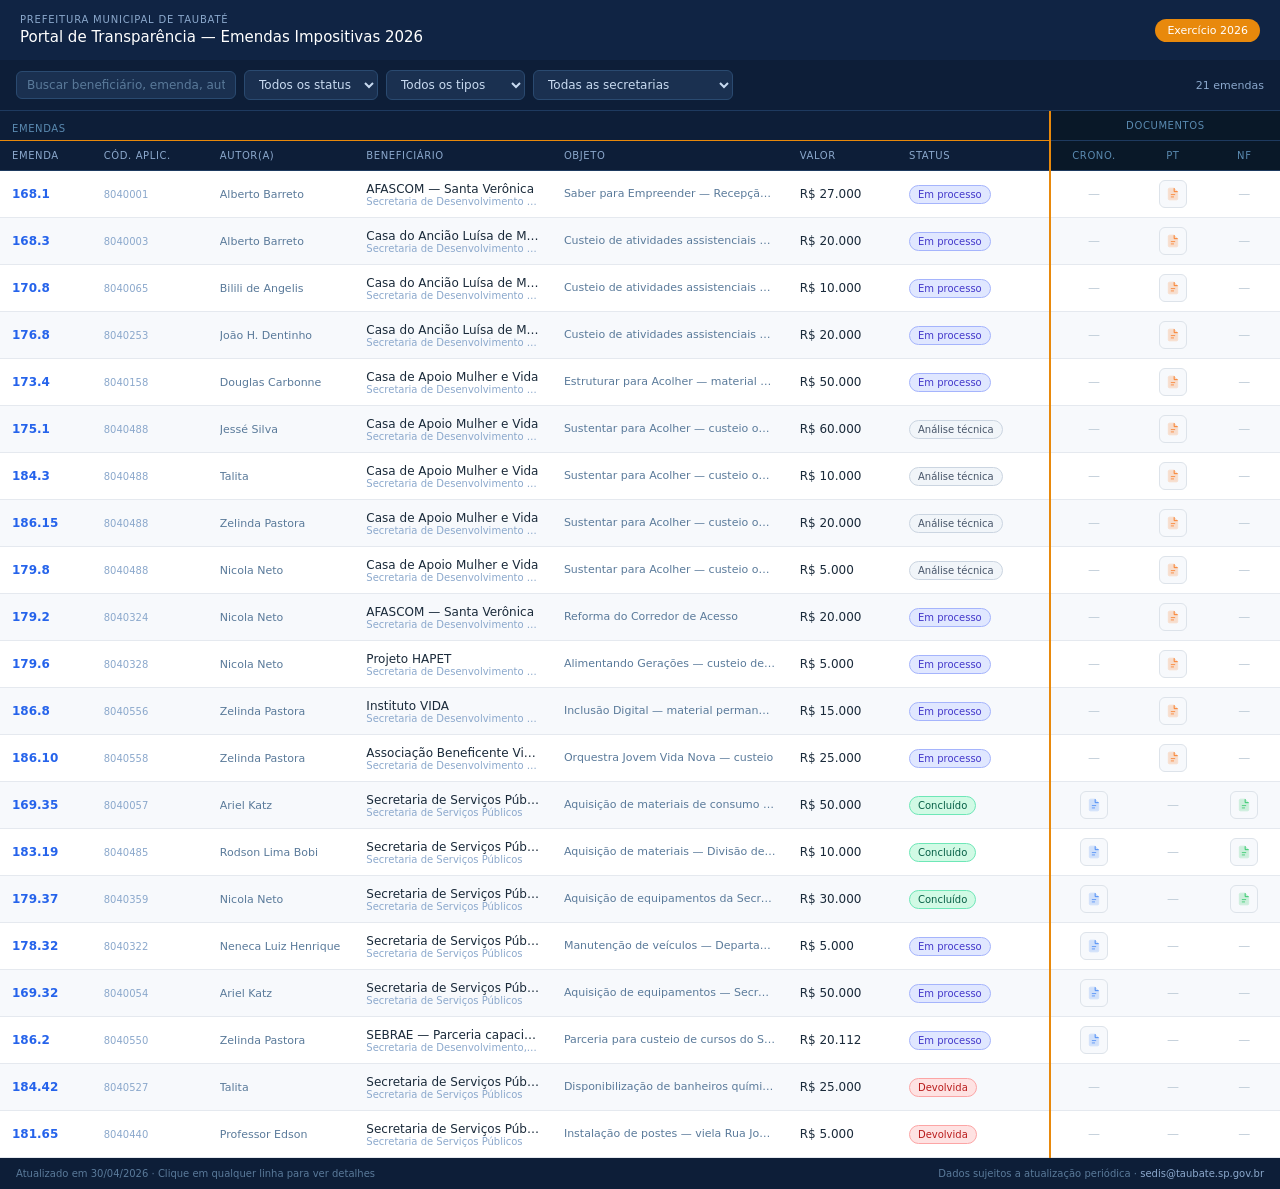
<file: web/src/index.html>
<!doctype html>
<html lang="pt-BR">
  <head>
    <meta charset="UTF-8" />
    <meta name="viewport" content="width=device-width, initial-scale=1.0" />
    <title>Emendas Impositivas 2026 — Taubaté</title>
    
    <link rel="stylesheet" href="./styles.css">
  </head>
  <body>
    <div class="portal">
      <div class="portal-header">
        <div class="portal-header-left">
          <span class="portal-pretitle">Prefeitura Municipal de Taubaté</span>
          <span class="portal-title">Portal de Transparência — Emendas Impositivas 2026</span>
        </div>
        <span class="portal-badge">Exercício 2026</span>
      </div>

      <div class="toolbar">
        <input type="text" id="busca" placeholder="Buscar beneficiário, emenda, autor..." />
        <select id="fStatus">
          <option value="">Todos os status</option>
          <option>Análise técnica</option>
          <option>Em processo</option>
          <option>Empenhado</option>
          <option>Liquidado</option>
          <option>Pago</option>
          <option>Concluído</option>
          <option>Devolvida</option>
        </select>
        <select id="fTipo">
          <option value="">Todos os tipos</option>
          <option value="OSC">Entidades</option>
          <option value="Direta">Execução direta</option>
        </select>
        <select id="fSec">
          <option value="">Todas as secretarias</option>
          <option>Secretaria de Gabinete</option>
          <option>Secretaria de Governo e Relações Institucionais</option>
          <option>Procuradoria Geral do Município</option>
          <option>Secretaria de Desenvolvimento, Inovação e Turismo</option>
          <option>Secretaria de Desenvolvimento e Inclusão Social</option>
          <option>Secretaria de Habitação</option>
          <option>Secretaria de Meio Ambiente e do Bem Estar Animal</option>
          <option>Secretaria de Obras</option>
          <option>Secretaria da Educação</option>
          <option>Secretaria de Cultura e Economia Criativa</option>
          <option>Secretaria de Segurança Pública</option>
          <option>Secretaria de Planejamento Urbano</option>
          <option>Secretaria de Mobilidade Urbana</option>
          <option>Secretaria de Esportes, Lazer e Qualidade de Vida</option>
          <option>Secretaria de Administração</option>
          <option>Secretaria da Fazenda</option>
          <option>Secretaria da Saúde</option>
          <option>Secretaria de Serviços Públicos</option>
        </select>
        <span class="toolbar-count" id="count"></span>
      </div>

      <div class="table-wrap">
        <table>
          <colgroup>
            <col style="width: 72px" />
            <col style="width: 82px" />
            <col style="width: 115px" />
            <col style="width: 155px" />
            <col style="width: 185px" />
            <col style="width: 82px" />
            <col style="width: 120px" />
            <col style="width: 46px" />
            <col style="width: 46px" />
            <col style="width: 46px" />
          </colgroup>
          <thead>
            <tr>
              <th colspan="7" class="th-nd" style="background:#0d1e38;color:#5a8ab0;font-size:10px;border-bottom:1px solid #e8890c;padding-bottom:4px;cursor:default;">
                EMENDAS
              </th>
              <th colspan="3" class="docs-header th-sep" style="font-size:10px;">
                DOCUMENTOS
              </th>
            </tr>
            <tr>
              <th data-col="id">Emenda</th>
              <th>Cód. Aplic.</th>
              <th data-col="autor">Autor(a)</th>
              <th data-col="benef">Beneficiário</th>
              <th>Objeto</th>
              <th data-col="valor_num">Valor</th>
              <th data-col="status">Status</th>
              <th class="td-center th-sep docs-header" title="Cronograma de Execução">Crono.</th>
              <th class="td-center docs-header" title="Plano de Trabalho">PT</th>
              <th class="td-center docs-header" title="Nota Fiscal / Comprovante">NF</th>
            </tr>
          </thead>
          <tbody id="tbody"></tbody>
        </table>
      </div>

      <div class="footer">
        <span class="footer-left">Atualizado em 30/04/2026 · Clique em qualquer linha para ver detalhes</span>
        <span class="footer-right">Dados sujeitos a atualização periódica · <a href="mailto:sedis@taubate.sp.gov.br">sedis@taubate.sp.gov.br</a></span>
      </div>
    </div>

    <div class="overlay" id="ov"></div>
    <div class="drawer" id="drw">
      <div class="drw-hdr">
        <div>
          <div class="drw-title" id="d-tit"></div>
          <div class="drw-sub" id="d-sub"></div>
        </div>
        <button class="drw-close" id="drw-close">&#10005;</button>
      </div>
      <div class="drw-body" id="d-body"></div>
    </div>

    <script type="module" src="./main.js"></script>
  </body>
</html>
</file>
<file: web/src/styles.css>
* {
  box-sizing: border-box;
  margin: 0;
  padding: 0;
}
body {
  font-family:
    system-ui,
    -apple-system,
    sans-serif;
  font-size: 13px;
  background: #f0f4f8;
}
.portal {
  background: #fff;
  min-height: 100vh;
}
.portal-header {
  background: #102444;
  padding: 14px 20px;
  display: flex;
  align-items: center;
  justify-content: space-between;
  gap: 12px;
  flex-wrap: wrap;
}
.portal-header-left {
  display: flex;
  flex-direction: column;
  gap: 3px;
}
.portal-pretitle {
  font-size: 10px;
  color: #8ba8cc;
  letter-spacing: 0.08em;
  text-transform: uppercase;
  font-weight: 500;
}
.portal-title {
  font-size: 15px;
  font-weight: 500;
  color: #fff;
}
.portal-badge {
  background: #e8890c;
  color: #fff;
  font-size: 11px;
  font-weight: 500;
  padding: 5px 12px;
  border-radius: 20px;
  white-space: nowrap;
}
.toolbar {
  background: #0d1e38;
  padding: 10px 16px;
  display: flex;
  align-items: center;
  gap: 8px;
  flex-wrap: wrap;
  border-bottom: 1px solid #1e3a5f;
  position: sticky;
  top: 0;
  z-index: 10;
}
.toolbar input {
  background: #1a3050;
  border: 0.5px solid #2a4a70;
  color: #c8daf0;
  border-radius: 6px;
  padding: 6px 10px;
  font-size: 12px;
  width: 220px;
  outline: none;
  font-family: inherit;
}
.toolbar input::placeholder {
  color: #5a7a9a;
}
.toolbar select {
  background: #1a3050;
  border: 0.5px solid #2a4a70;
  color: #c8daf0;
  border-radius: 6px;
  padding: 6px 10px;
  font-size: 12px;
  outline: none;
  cursor: pointer;
  font-family: inherit;
  max-width: 200px;
}
.toolbar-count {
  margin-left: auto;
  font-size: 11px;
  color: #8ba8cc;
  white-space: nowrap;
}
.table-wrap {
  overflow-x: auto;
}
table {
  width: 100%;
  border-collapse: collapse;
  min-width: 960px;
}
thead tr {
  background: #0d1e38;
}
th {
  color: #8ba8cc;
  font-size: 10px;
  font-weight: 500;
  letter-spacing: 0.06em;
  text-transform: uppercase;
  padding: 9px 12px;
  text-align: left;
  white-space: nowrap;
  border-bottom: 1px solid #1e3a5f;
  cursor: pointer;
  user-select: none;
  transition: color 0.12s;
}
th:hover {
  color: #c8daf0;
}
th.sorted {
  color: #e8890c;
}
th.docs-header {
  background: #091828;
  color: #5a8ab0;
  text-align: center;
  cursor: default;
}
th.th-nd {
  cursor: default;
}
.th-sep {
  border-left: 2px solid #e8890c !important;
}
tbody tr {
  border-bottom: 0.5px solid #e5e9ef;
  transition: background 0.12s;
  cursor: pointer;
}
tbody tr:hover {
  background: #eef4ff;
}
tbody tr:nth-child(even) {
  background: #f7f9fc;
}
tbody tr:nth-child(even):hover {
  background: #eef4ff;
}
td {
  padding: 9px 12px;
  vertical-align: middle;
  color: #1a2a3a;
  font-size: 12px;
  overflow: hidden;
  text-overflow: ellipsis;
  max-width: 0;
}
td.td-center {
  text-align: center;
  max-width: none;
}
td.td-nw {
  white-space: nowrap;
  max-width: none;
}
td.td-sep {
  border-left: 2px solid #e8890c;
}
.em-num {
  font-weight: 600;
  color: #2563eb;
  font-size: 12px;
  white-space: nowrap;
}
.em-autor {
  color: #5a7a9a;
  font-size: 11px;
  white-space: nowrap;
  overflow: hidden;
  text-overflow: ellipsis;
  display: block;
}
.em-benef {
  font-size: 12px;
  color: #1a2a3a;
  overflow: hidden;
  text-overflow: ellipsis;
  white-space: nowrap;
  display: block;
}
.em-obj {
  font-size: 11px;
  color: #5a7a9a;
  line-height: 1.35;
  overflow: hidden;
  text-overflow: ellipsis;
  white-space: nowrap;
  display: block;
}
.em-sec {
  font-size: 10px;
  color: #8ba8cc;
  white-space: nowrap;
  overflow: hidden;
  text-overflow: ellipsis;
  display: block;
}
.em-valor {
  font-weight: 500;
  white-space: nowrap;
  font-size: 12px;
}
.badge {
  display: inline-block;
  padding: 3px 8px;
  border-radius: 20px;
  font-size: 10px;
  font-weight: 500;
  white-space: nowrap;
}
.b-analise {
  background: #f1f5f9;
  color: #475569;
  border: 1px solid #cbd5e1;
}
.b-aprovado {
  background: #dbeafe;
  color: #1d4ed8;
  border: 1px solid #93c5fd;
}
.b-reprovado {
  background: #fee2e2;
  color: #b91c1c;
  border: 1px solid #fca5a5;
}
.b-aguardando {
  background: #fef3c7;
  color: #92400e;
  border: 1px solid #fcd34d;
}
.b-processo {
  background: #e0e7ff;
  color: #4338ca;
  border: 1px solid #a5b4fc;
}
.b-empenhado {
  background: #f3e8ff;
  color: #7e22ce;
  border: 1px solid #d8b4fe;
}
.b-liquidado {
  background: #ccfbf1;
  color: #0f766e;
  border: 1px solid #5eead4;
}
.b-pago {
  background: #dcfce7;
  color: #166534;
  border: 1px solid #86efac;
}
.b-concluido {
  background: #d1fae5;
  color: #065f46;
  border: 1px solid #6ee7b7;
}
.b-devolvida {
  background: #fee2e2;
  color: #b91c1c;
  border: 1px solid #fca5a5;
}
.doc-btn {
  display: inline-flex;
  align-items: center;
  justify-content: center;
  width: 28px;
  height: 28px;
  border-radius: 6px;
  border: 1px solid #dde3ea;
  background: #f7f9fc;
  cursor: pointer;
  transition: all 0.12s;
  text-decoration: none;
  margin: 0 2px;
  position: relative;
}
.doc-btn:hover {
  background: #dbeafe;
  border-color: #93c5fd;
  transform: translateY(-1px);
}
.doc-btn svg {
  width: 14px;
  height: 14px;
}
.doc-btn .tip {
  position: absolute;
  bottom: calc(100%+5px);
  left: 50%;
  transform: translateX(-50%);
  background: #102444;
  color: #c8daf0;
  font-size: 10px;
  white-space: nowrap;
  padding: 3px 7px;
  border-radius: 4px;
  pointer-events: none;
  opacity: 0;
  transition: opacity 0.15s;
  z-index: 100;
  border: 1px solid #2a4a70;
}
.doc-btn:hover .tip {
  opacity: 1;
}
.doc-na {
  width: 28px;
  height: 28px;
  display: inline-flex;
  align-items: center;
  justify-content: center;
  margin: 0 2px;
  color: #c0ccd8;
  font-size: 12px;
}
.empty-row td {
  text-align: center;
  padding: 40px;
  color: #9fb0c0;
  font-size: 13px;
  max-width: none;
}
.footer {
  background: #0d1e38;
  padding: 10px 16px;
  display: flex;
  align-items: center;
  justify-content: space-between;
  flex-wrap: wrap;
  gap: 6px;
}
.footer-left,
.footer-right {
  font-size: 10px;
  color: #5a7a9a;
}
.footer a {
  color: #8ba8cc;
  text-decoration: none;
}
.footer a:hover {
  color: #e8890c;
}
/* DRAWER */
.overlay {
  position: fixed;
  inset: 0;
  background: rgba(0, 0, 0, 0.5);
  z-index: 200;
  opacity: 0;
  pointer-events: none;
  transition: opacity 0.2s;
}
.overlay.open {
  opacity: 1;
  pointer-events: all;
}
.drawer {
  position: fixed;
  top: 0;
  right: 0;
  width: 400px;
  height: 100%;
  background: #fff;
  border-left: 3px solid #e8890c;
  z-index: 201;
  transform: translateX(100%);
  transition: transform 0.25s cubic-bezier(0.4, 0, 0.2, 1);
  overflow-y: auto;
  display: flex;
  flex-direction: column;
}
.drawer.open {
  transform: translateX(0);
}
.drw-hdr {
  background: #102444;
  padding: 14px 18px;
  border-bottom: 1px solid #1e3a5f;
  display: flex;
  align-items: flex-start;
  justify-content: space-between;
  gap: 10px;
  position: sticky;
  top: 0;
  z-index: 1;
}
.drw-title {
  font-size: 13px;
  font-weight: 600;
  color: #fff;
  line-height: 1.3;
}
.drw-sub {
  font-size: 11px;
  color: #8ba8cc;
  margin-top: 2px;
  line-height: 1.4;
}
.drw-close {
  background: transparent;
  border: 1px solid #1e3a5f;
  color: #8ba8cc;
  border-radius: 5px;
  width: 28px;
  height: 28px;
  cursor: pointer;
  font-size: 16px;
  display: flex;
  align-items: center;
  justify-content: center;
  flex-shrink: 0;
  transition: all 0.15s;
  font-family: inherit;
}
.drw-close:hover {
  border-color: #e8890c;
  color: #e8890c;
}
.drw-body {
  padding: 18px;
  flex: 1;
}
.drw-sec {
  margin-bottom: 20px;
}
.drw-sec-title {
  font-size: 10px;
  font-weight: 600;
  color: #e8890c;
  text-transform: uppercase;
  letter-spacing: 0.1em;
  border-bottom: 1px solid #edf0f4;
  padding-bottom: 6px;
  margin-bottom: 12px;
}
.drw-field {
  margin-bottom: 10px;
}
.drw-lbl {
  font-size: 10px;
  color: #9fb0c0;
  font-weight: 500;
  margin-bottom: 2px;
  text-transform: uppercase;
  letter-spacing: 0.05em;
}
.drw-val {
  font-size: 12px;
  color: #1a2a3a;
  line-height: 1.5;
}
.drw-val.mono {
  font-family: monospace;
  color: #2563eb;
  font-size: 13px;
}
.drw-val.big {
  font-size: 18px;
  font-weight: 600;
  color: #e8890c;
}
.drw-docs {
  display: grid;
  grid-template-columns: 1fr 1fr 1fr;
  gap: 8px;
  margin-top: 4px;
}
.drw-doc {
  display: flex;
  flex-direction: column;
  align-items: center;
  gap: 6px;
  padding: 14px 8px;
  background: #f7f9fc;
  border: 1px solid #dde3ea;
  border-radius: 8px;
  cursor: pointer;
  text-decoration: none;
  transition: all 0.15s;
  text-align: center;
}
.drw-doc:hover {
  background: #dbeafe;
  border-color: #93c5fd;
}
.drw-doc.off {
  opacity: 0.3;
  pointer-events: none;
}
.drw-doc svg {
  width: 26px;
  height: 26px;
}
.drw-doc-lbl {
  font-size: 10px;
  color: #5a7a9a;
  line-height: 1.3;
  font-weight: 500;
}

.em-cod {
  font-size: 10px;
  color: #8ba8cc;
}

.doc-label--active {
  color: inherit;
}

.doc-label--inactive {
  color: #9ca3af;
}
</file>
